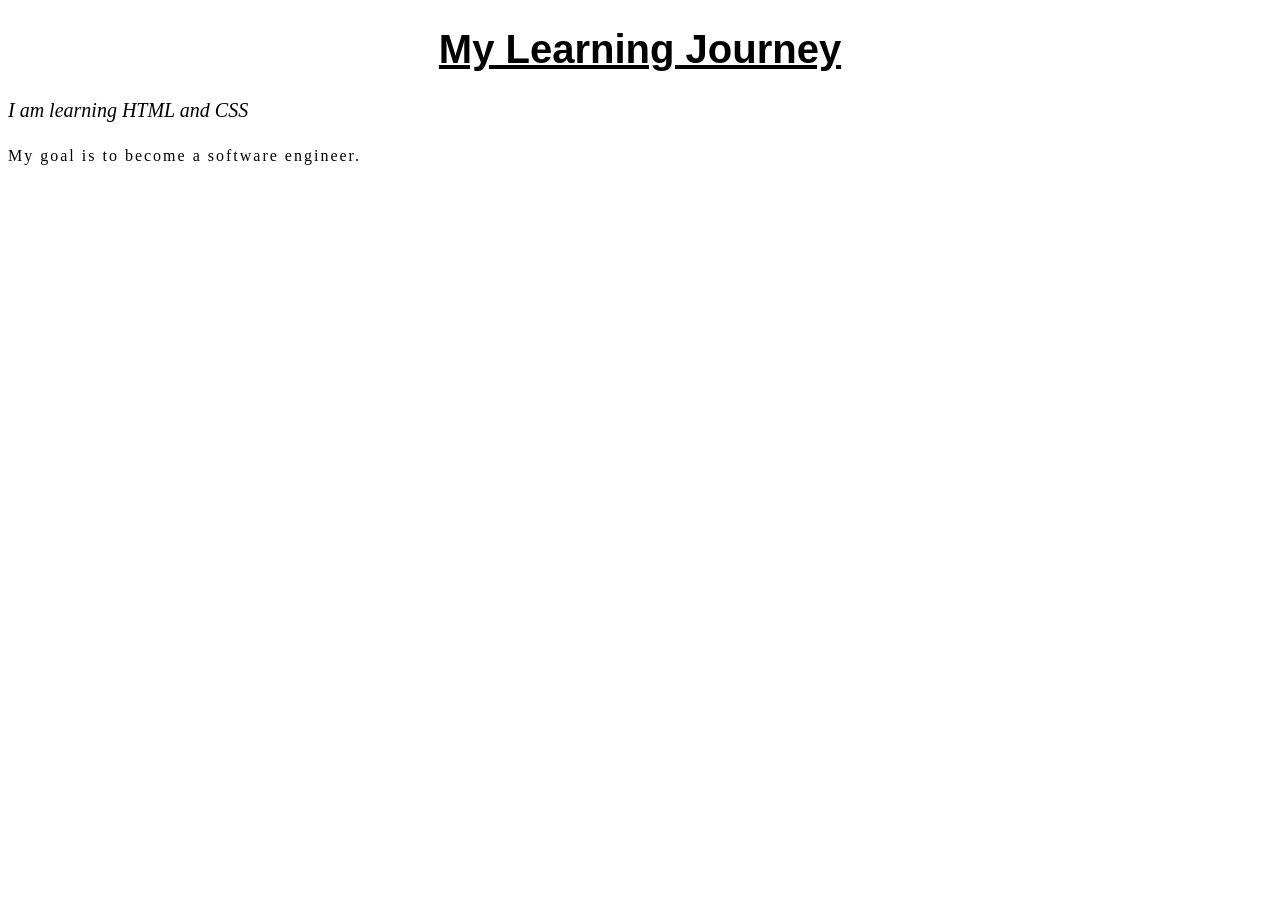
<file: HTML AND CSS/css learning/index.html>
<!DOCTYPE html>

<html>

    <head>
        <title>Welcome to My Website</title>
        <meta charset="UTF-8">
        <meta name="viewport" content="width=device-width, initial-scale=1.0">
        <link rel="stylesheet" href="style.css">
    </head>

    <body>
        <header>
            <h1>My Learning Journey</h1>
            <p class="intro">I am learning HTML and CSS</p>
            <p class="description">My goal is to become a software engineer.</p>
        </header>

    </body>
</html>
</file>
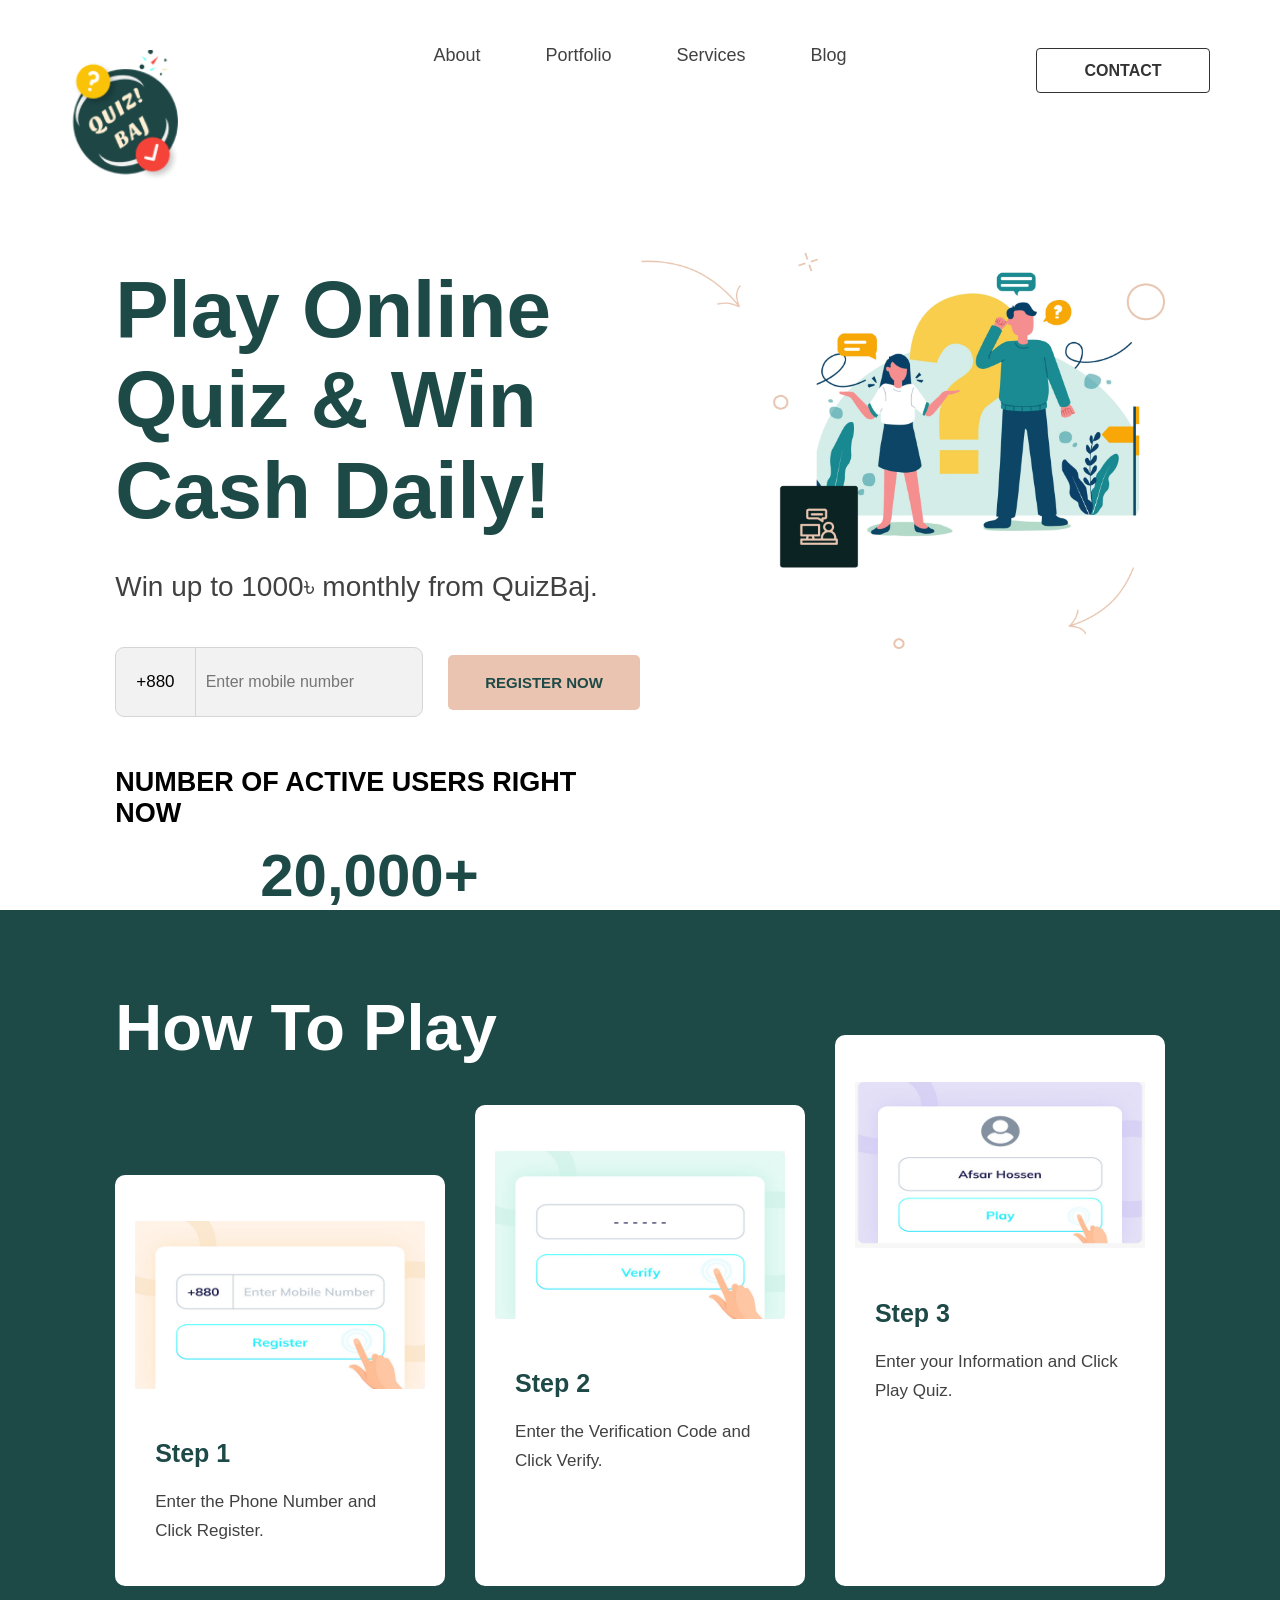
<file: HTML AND CSS/figma project/index.html>
<!DOCTYPE html>

<html lang="en">

    <head>
        <meta charset="UTF-8">
        <meta name="viewport" content="width=device-width, initial-scale=1.0">
        <title>QuizBaj</title>
        <link rel="stylesheet" href="style.css">
    </head>

    <body>
        <header>

            <div class="logo">
                <img src="logo.png" alt="QuizBaj Logo">
            </div>

            <nav>
                <a href="#about">About</a>
                <a href="#portfolio">Portfolio</a>
                <a href="#services">Services</a>
                <a href="#blog">Blog</a>
            </nav>

            <a href="#contact" class="contact-button">CONTACT</a>

        </header>

        <main>

            <section class="hero">

                <div class="hero-text">

                    <h1>
                        Play Online<br>
                        Quiz & Win<br>
                        Cash Daily!
                    </h1>

                    <p class="subtitle">
                        Win up to 1000৳ monthly from QuizBaj.
                    </p>

                    <form class="register-form">

                        <div class="phone-input">
                            <label for="phone">+880</label>
                        
                            <input
                                type="tel"
                                id="phone"
                                name="phone"
                                placeholder="Enter mobile number">
                        </div>

                        <button type="submit">REGISTER NOW</button>

                    </form>

                        <div class="users">
                            <p><b>NUMBER OF ACTIVE USERS RIGHT NOW</b></p>
                            <h2>20,000+</h2>
                        </div>
                </div>

                <div class="hero-image">
                    <img src="heroimage.png" alt="People playing an online quiz">
                </div>
            </section>

            <section class="steps">
                <div class="steps-text">
                    <h2>How To Play</h2>
                </div>

                <div class="steps-container">
                    <div class="step-card">

                <div class="step-image">
                    <img src="stepone.png" alt="Register">
                </div>

                <div class="card-line"></div>
                    <div class="step-content">
                        <h3>Step 1</h3>
                        <p>Enter the Phone Number and Click Register.</p>
                    </div>
                </div>

                <div class="step-card">
                    <div class="step-image">
                        <img src="steptwo.png" alt="Verify">
                    </div>

                    <div class="card-line"></div>
                        <div class="step-content">
                            <h3>Step 2</h3>
                            <p>Enter the Verification Code and Click Verify.</p>
                        </div>
                </div>

                <div class="step-card">
                    <div class="step-image">
                        <img src="stepthree.png" alt="Play">
                    </div>

                    <div class="card-line"></div>
                        <div class="step-content">
                            <h3>Step 3</h3>
                            <p>Enter your Information and Click Play Quiz.</p>
                        </div>
                    </div>
                </div>
            </section>
        </main>
    </body>
</html>
</file>
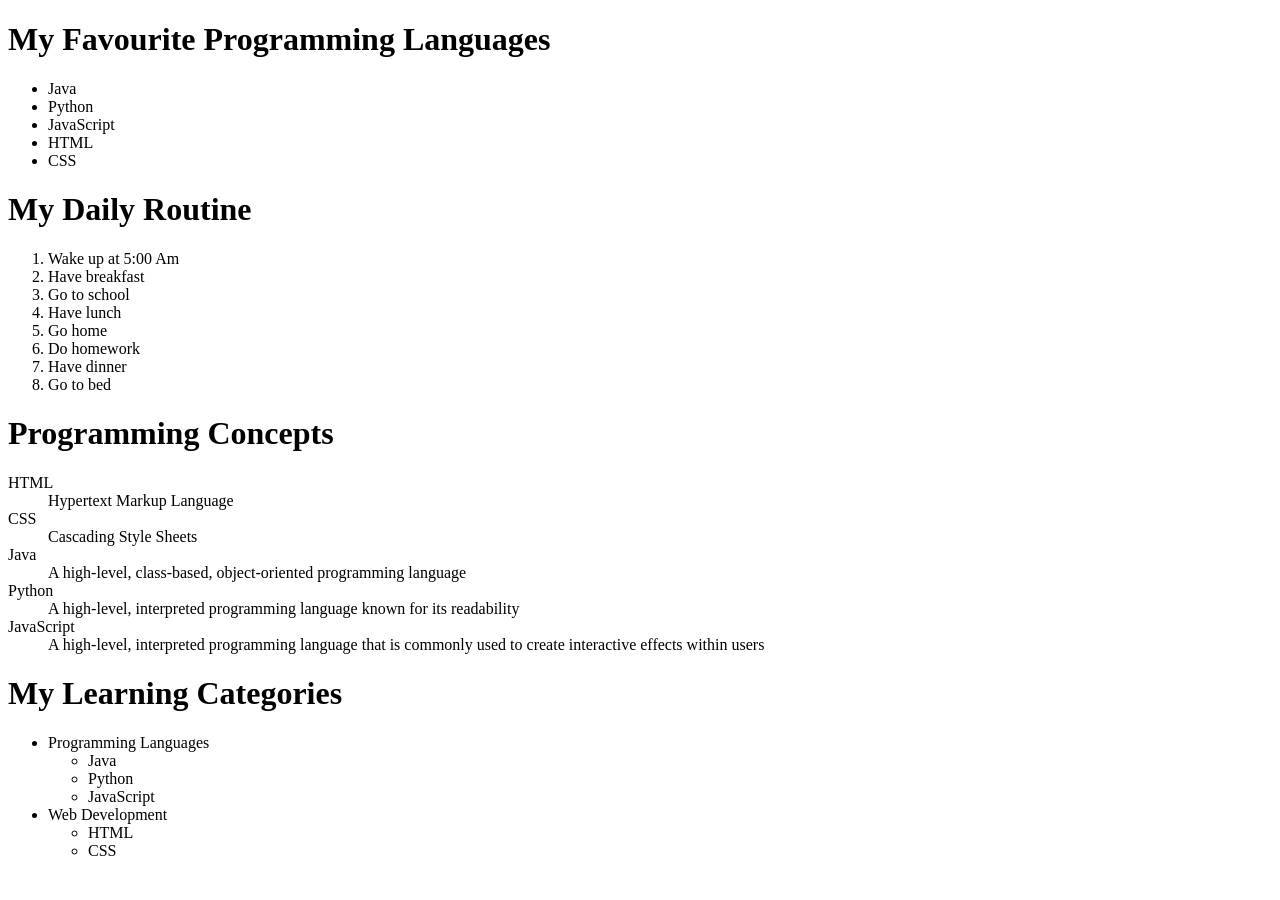
<file: HTML AND CSS/html-css-learning/index.html>
<!DOCTYPE html>

    <html>

        <head>
            <title>My Learning Journey</title>
            <meta charset="UTF-8">
            <meta name="viewport" content="width=device-width, initial-scale=1.0">
        </head>

        <body>

            <h1>My Favourite Programming Languages</h1>
                <ul>
                    <li>Java</li>
                    <li>Python</li>
                    <li>JavaScript</li>
                    <li>HTML</li>
                    <li>CSS</li>
                </ul>

            <h1>My Daily Routine</h1>
                <ol>
                    <li>Wake up at 5:00 Am</li>
                    <li>Have breakfast</li>
                    <li>Go to school</li>
                    <li>Have lunch</li>
                    <li>Go home</li>
                    <li>Do homework</li>
                    <li>Have dinner</li>
                    <li>Go to bed</li>
                </ol>

            <h1>Programming Concepts</h1>
                <dl>
                    <dt>HTML</dt>
                    <dd>Hypertext Markup Language</dd>

                    <dt>CSS</dt>
                    <dd>Cascading Style Sheets</dd> 

                    <dt>Java</dt>
                    <dd>A high-level, class-based, object-oriented programming language</dd>

                    <dt>Python</dt>
                    <dd>A high-level, interpreted programming language known for its readability</dd>

                    <dt>JavaScript</dt>
                    <dd>A high-level, interpreted programming language that is commonly used to create interactive effects within users</dd>
                </dl>

            <h1>My Learning Categories </h1>
                <ul>
                    <li>Programming Languages
                        <ul>
                            <li>Java</li>
                            <li>Python</li>
                            <li>JavaScript</li>
                        </ul>
                    </li>

                    <li>Web Development
                        <ul>
                            <li>HTML</li>
                            <li>CSS</li>
                        </ul>
                    </li>
                </ul>

        </body>

    </html>
</file>
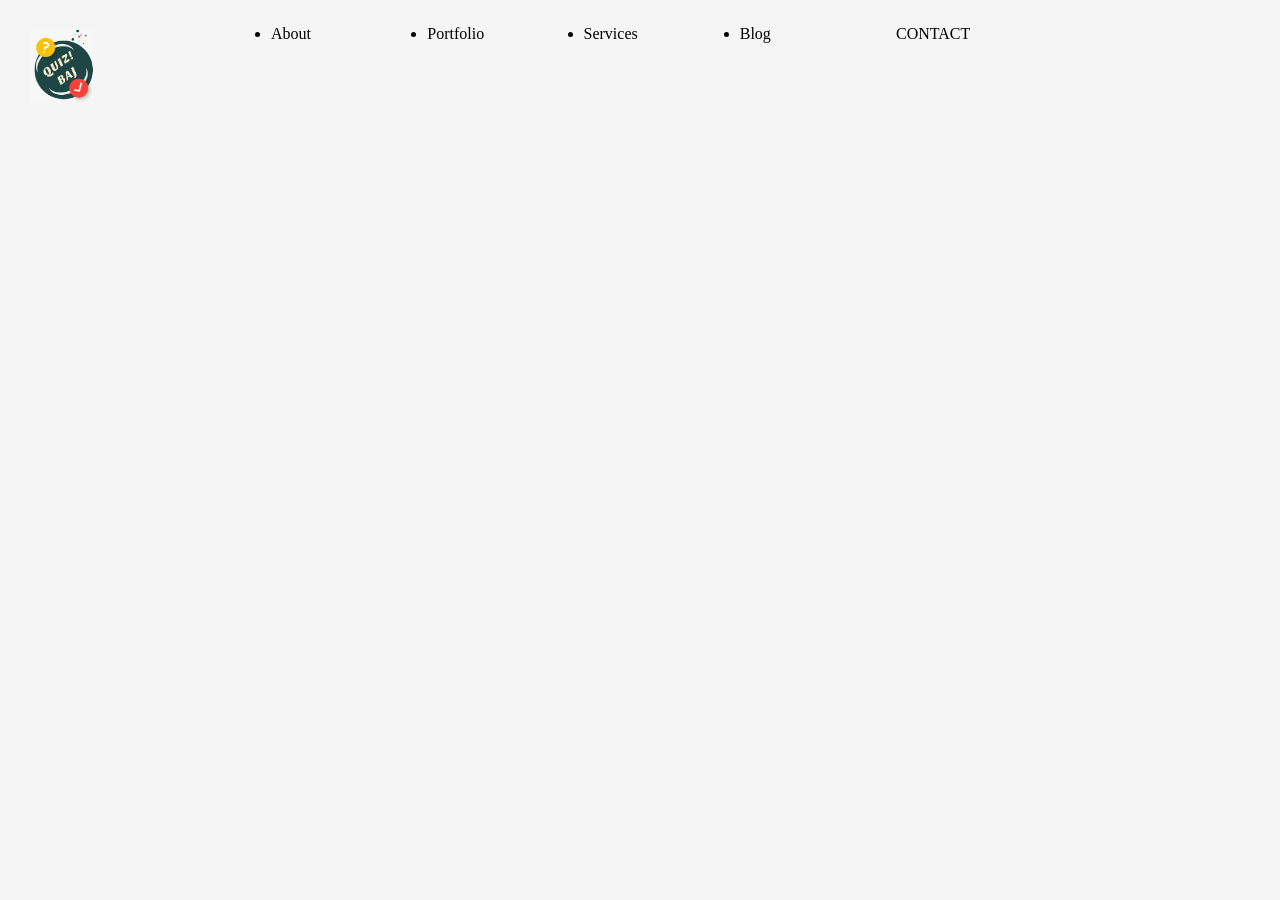
<file: HTML AND CSS/quiz landing page project/index.html>
<!DOCTYPE html>

<html lang="en">

    <head>  
        <meta charset="UTF-8">
        <meta name="viewport" content="width=device-width, initial-scale=1.0">
        <title>Quiz Landing Page</title>
        <link rel="stylesheet" href="style.css">
    </head>

    <body> 
        <div class="navbar"> 
            <div class="navbar_content"> 
                
                <ul class="nav_links">
                    <li>About</li>
                    <li>Portfolio</li>
                    <li>Services</li>
                    <li>Blog</li>
                </ul>

                <a class="anchor-btn">CONTACT</a>

            </div>

            <a href="index.html" class="logo">
                    <img src="image/myphoto.jpeg" alt="Quiz Baj Logo" >
            </a>
        
        </div>
    </body>
</html>
</file>
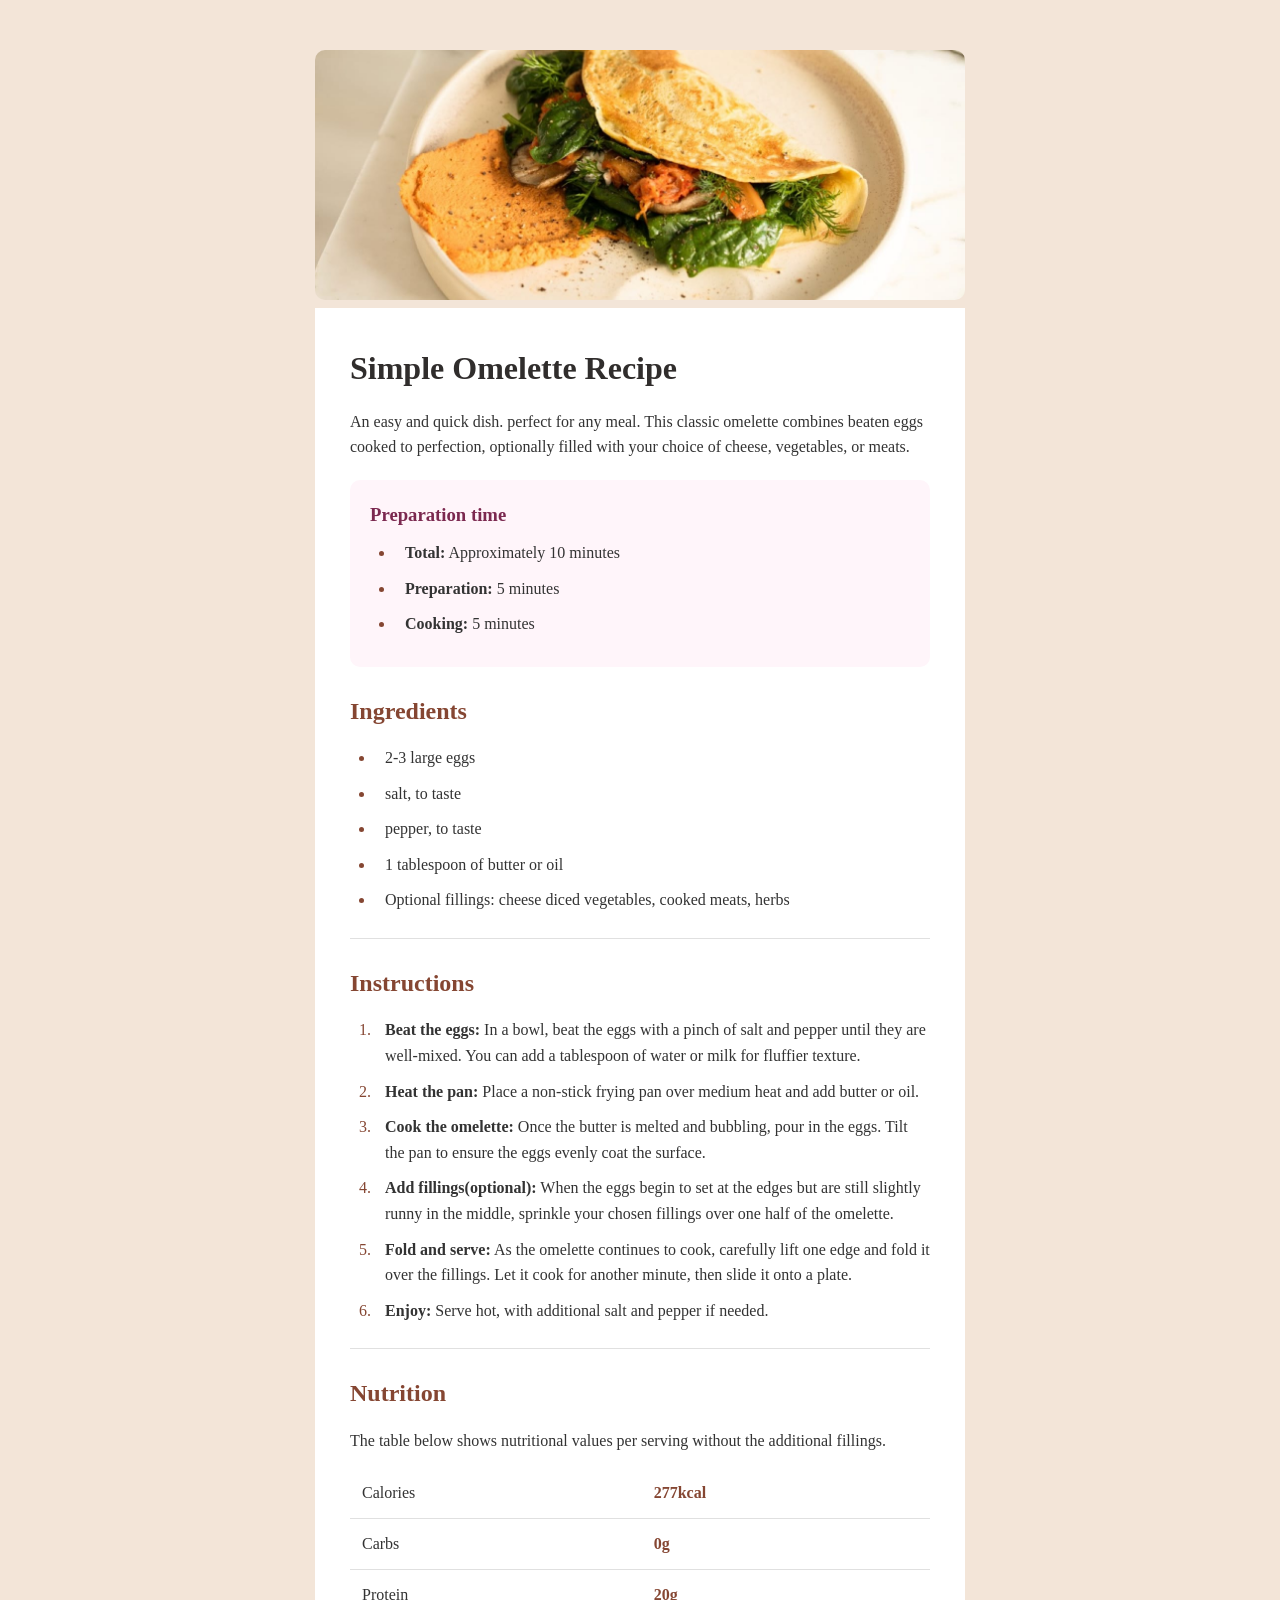
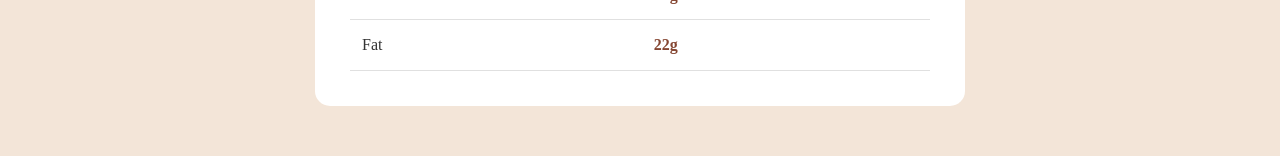
<file: HTML AND CSS/recipe-page-main/index.html>
<!DOCTYPE html>

<html lang="en">

    <head>  
        <meta charset="UTF-8">
        <meta name="viewport" content="width=device-width, initial-scale=1.0">
        <title>Recipe Landing page</title>
        <link rel="stylesheet" href="style.css">
    </head>

    <body>
        <header>
            <div class="image">
                <img src="image-omelette.jpeg" alt="Recipe picture">
            </div>
        </header>

        <section>
            <h1>Simple Omelette Recipe</h1>
            <p>
                An easy and quick dish. perfect for any meal. This classic omelette combines beaten eggs 
                cooked to perfection, optionally filled with your choice of cheese, vegetables, or meats.
            </p>
            <div class="preparation">
                <h3>
                    Preparation time
                </h3>
                    <ul>
                        <li><b>Total:</b> Approximately 10 minutes</li>
                        <li><b>Preparation:</b> 5 minutes</li>
                        <li><b>Cooking:</b> 5 minutes</li>
                    </ul>
            </div>

            <div class="things-needed">
                <h2>
                    Ingredients
                </h2>
                    <ul>
                        <li>2-3 large eggs</li>
                        <li>salt, to taste</li>
                        <li>pepper, to taste</li>
                        <li>1 tablespoon of butter or oil</li>
                        <li>Optional fillings: cheese diced vegetables, cooked meats, herbs</li>
                    </ul>
            </div>

            <hr>

            <div class="rules">
                <h2>
                    Instructions
                </h2>
                    <ol>
                        <li><b>Beat the eggs:</b> In a bowl, beat the eggs with a pinch of salt and pepper until they are well-mixed. You can add a tablespoon of water or milk for fluffier texture.</li>
                        <li><b>Heat the pan:</b> Place a non-stick frying pan over medium heat and add butter or oil.</li>
                        <li><b>Cook the omelette:</b> Once the butter is melted and bubbling, pour in the eggs. Tilt the pan to ensure the eggs evenly coat the surface.</li>
                        <li><b>Add fillings(optional):</b> When the eggs begin to set at the edges but are still slightly runny in the middle, sprinkle your chosen fillings over one half of the omelette.</li>
                        <li><b>Fold and serve:</b> As the omelette continues to cook, carefully lift one edge and fold it over the fillings. Let it cook for another minute, then slide it onto a plate.</li>
                        <li><b>Enjoy:</b> Serve hot, with additional salt and pepper if needed.</li>
                    </ol>
            </div>

            <hr>

            <div class="values">
                <h2>
                    Nutrition
                </h2>
                <p>The table below shows nutritional values per serving without the additional fillings.</p>
                <table>
                    <tr>
                        <td>Calories</td>
                        <td>277kcal</td>
                    </tr>

                    <tr>
                        <td>Carbs</td>
                        <td>0g</td>
                    </tr>

                    <tr>
                        <td>Protein</td>
                        <td>20g</td>
                    </tr>

                    <tr>
                        <td>Fat</td>
                        <td>22g</td>
                    </tr>
                </table>
            </div>
        </section>
    </body>
</file>
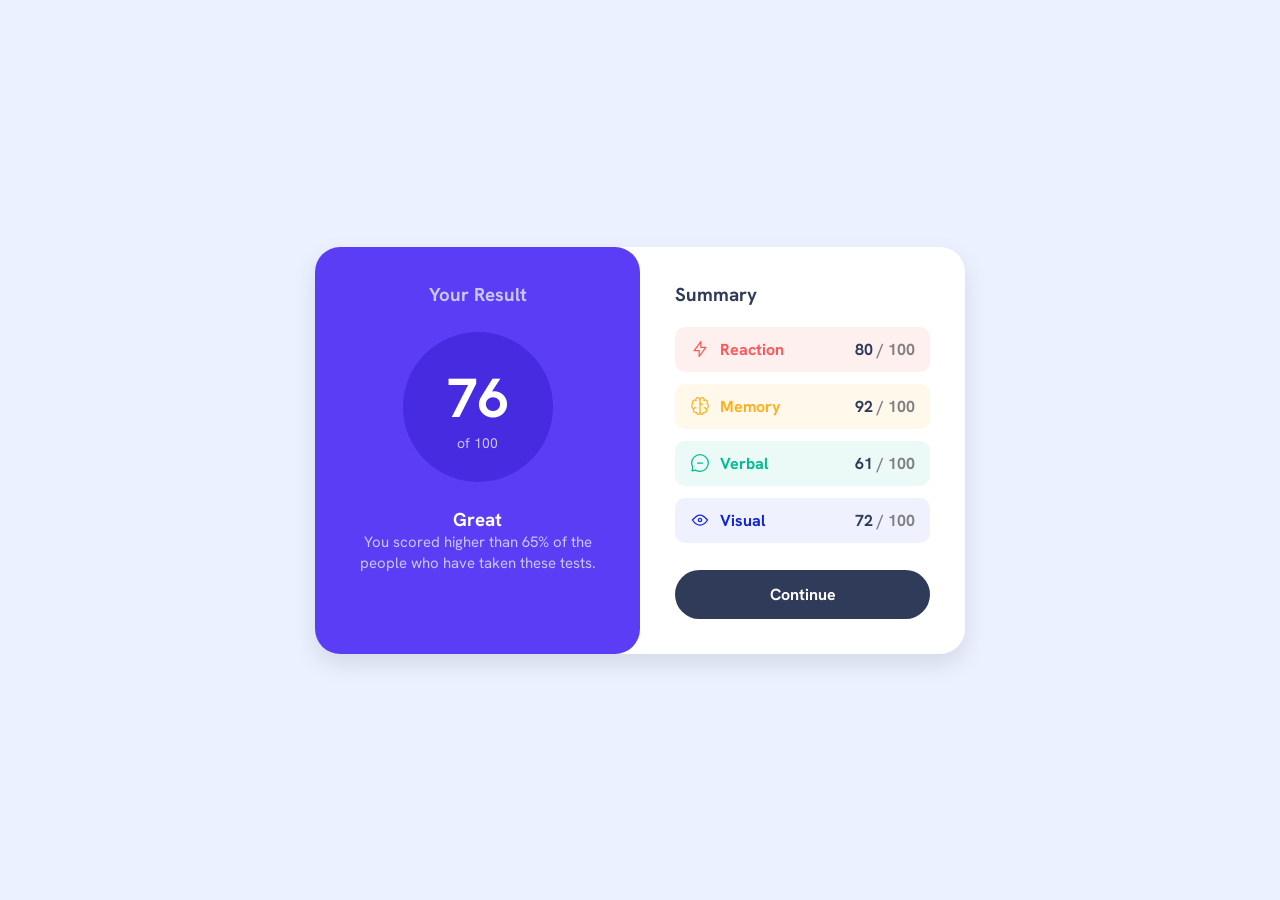
<file: HTML AND CSS/results-summary-component-main/index.html>
<!DOCTYPE html>

<html lang="en">

  <head>
    <meta charset="UTF-8">
    <meta name="viewport" content="width=device-width, initial-scale=1.0">
    <link rel="icon" type="image/png" sizes="32x32" href="./assets/images/favicon-32x32.png">
    <link rel="stylesheet" href="style.css">
    <title>Frontend Mentor | Results summary component</title>
  </head>

  <body>
    <main class="container">
      <section class="result-summary">
        <div class="result-header">
          <h3>Your Result</h3>
        </div>

        <div class="score-area">
          <h1>76</h1>
          <p>of 100</p>
        </div>

        <div class="comment">
          <h3>Great</h3>
          <p>You scored higher than 65% of the people who have taken these tests.</p>
        </div>
      </section>

      <section class="summary-section">
        <h3>Summary</h3>
        <div class="summary-table">
          <div class="summary-item reaction">
            <div class="category">
              <img class="icon" src="icon-reaction.svg" alt="Reaction icon">
              <span>Reaction</span>
            </div>
            <div class="score">
              <span>80</span> / 100
            </div>
          </div>
          
          <div class="summary-item memory">
            <div class="category">
              <img class="icon" src="icon-memory.svg" alt="Memory icon">
              <span>Memory</span>
            </div>
            <div class="score">
              <span>92</span> / 100
            </div>
          </div>

          <div class="summary-item verbal">
            <div class="category">
              <img class="icon" src="icon-verbal.svg" alt="Verbal icon">
              <span>Verbal</span>
            </div>
            <div class="score">
              <span>61</span> / 100
            </div>
          </div>

          <div class="summary-item visual">
            <div class="category">
              <img class="icon" src="icon-visual.svg" alt="Visual icon">
              <span>Visual</span>
            </div>
            <div class="score">
              <span>72</span> / 100
            </div>
          </div>
        </div>

        <button class="continue-button" type="button">Continue</button>
      </section>
    </main>
  </body>
</html>
</file>
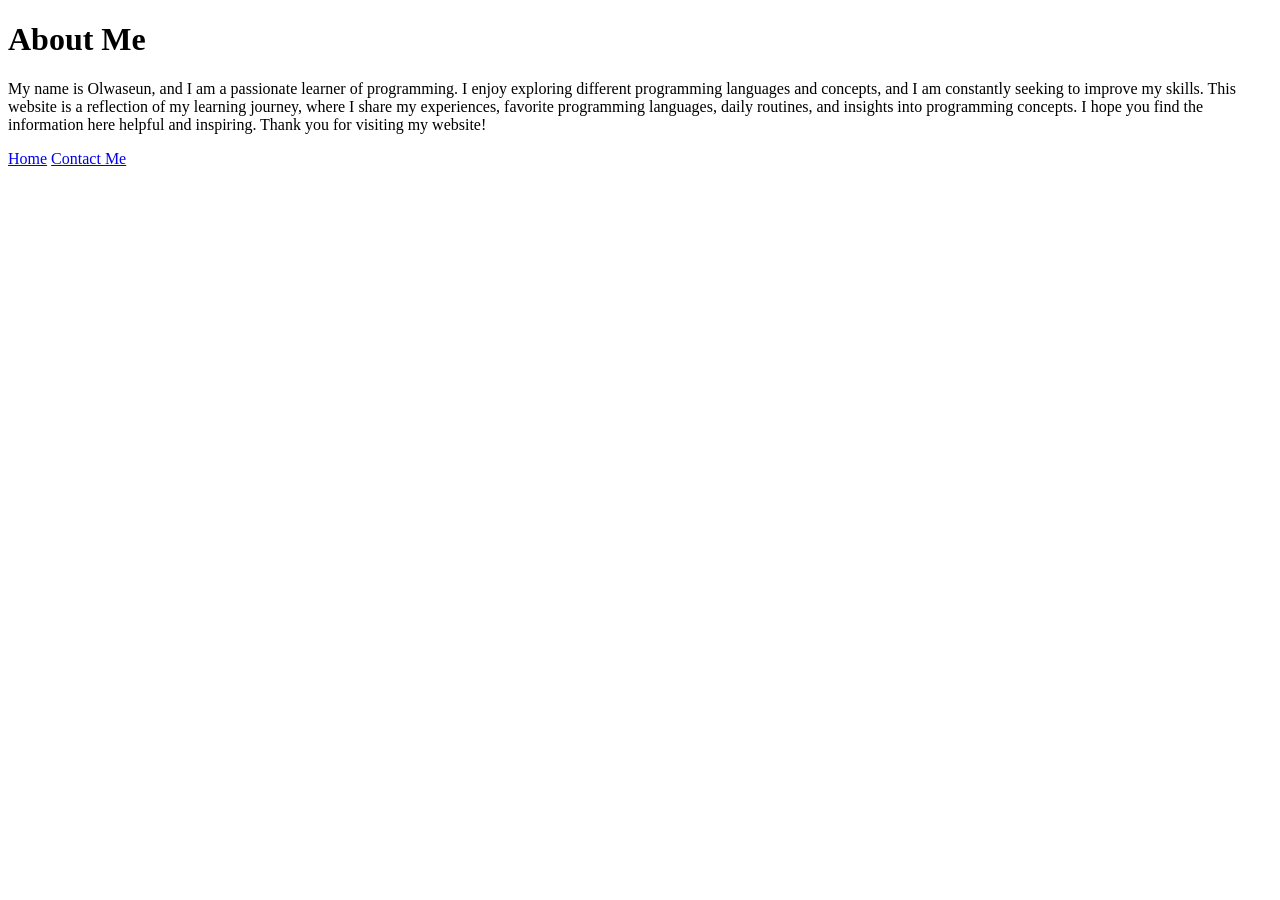
<file: HTML AND CSS/html-css-learning/My-first-website/about.html>
<!DOCTYPE html>

<html>
    <body>
        <h1>About Me</h1>
        <p>My name is Olwaseun, and I am a passionate learner of programming. I enjoy exploring different programming languages and concepts, and I am constantly seeking to improve my skills. This website is a reflection of my learning journey, where I share my experiences, favorite programming languages, daily routines, and insights into programming concepts. I hope you find the information here helpful and inspiring. Thank you for visiting my website!</p>

        <a href="index.html">Home</a>
        <a href="contact.html">Contact Me</a>
        
    </body>
</html>
</file>
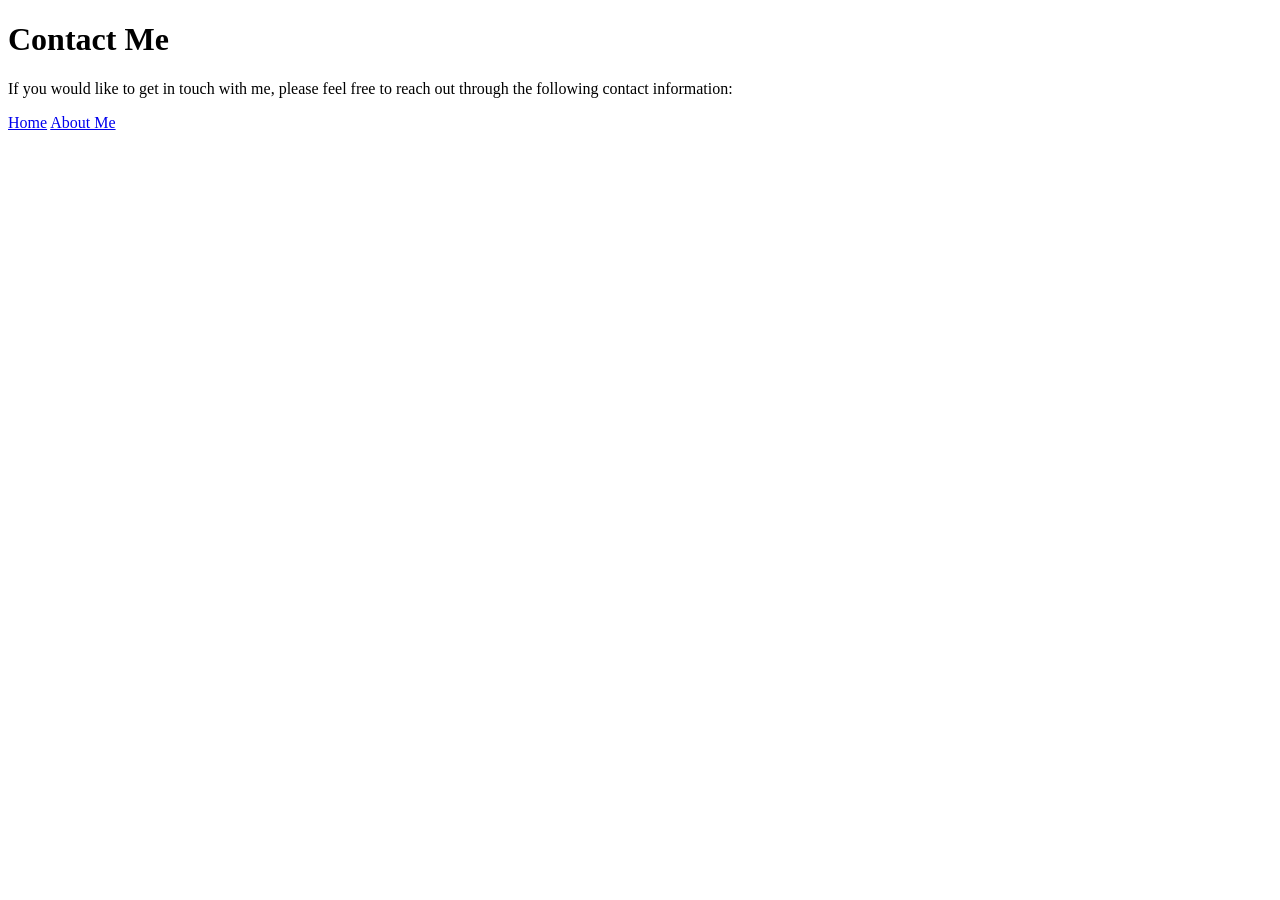
<file: HTML AND CSS/html-css-learning/My-first-website/contact.html>
<!DOCTYPE html>

<html>

    <body>

        <h1>Contact Me</h1>
        <p>If you would like to get in touch with me, please feel free to reach out through the following contact information:</p>

        <a href="index.html">Home</a>
        <a href="about.html">About Me</a>
        
    </body>
</html>
</file>
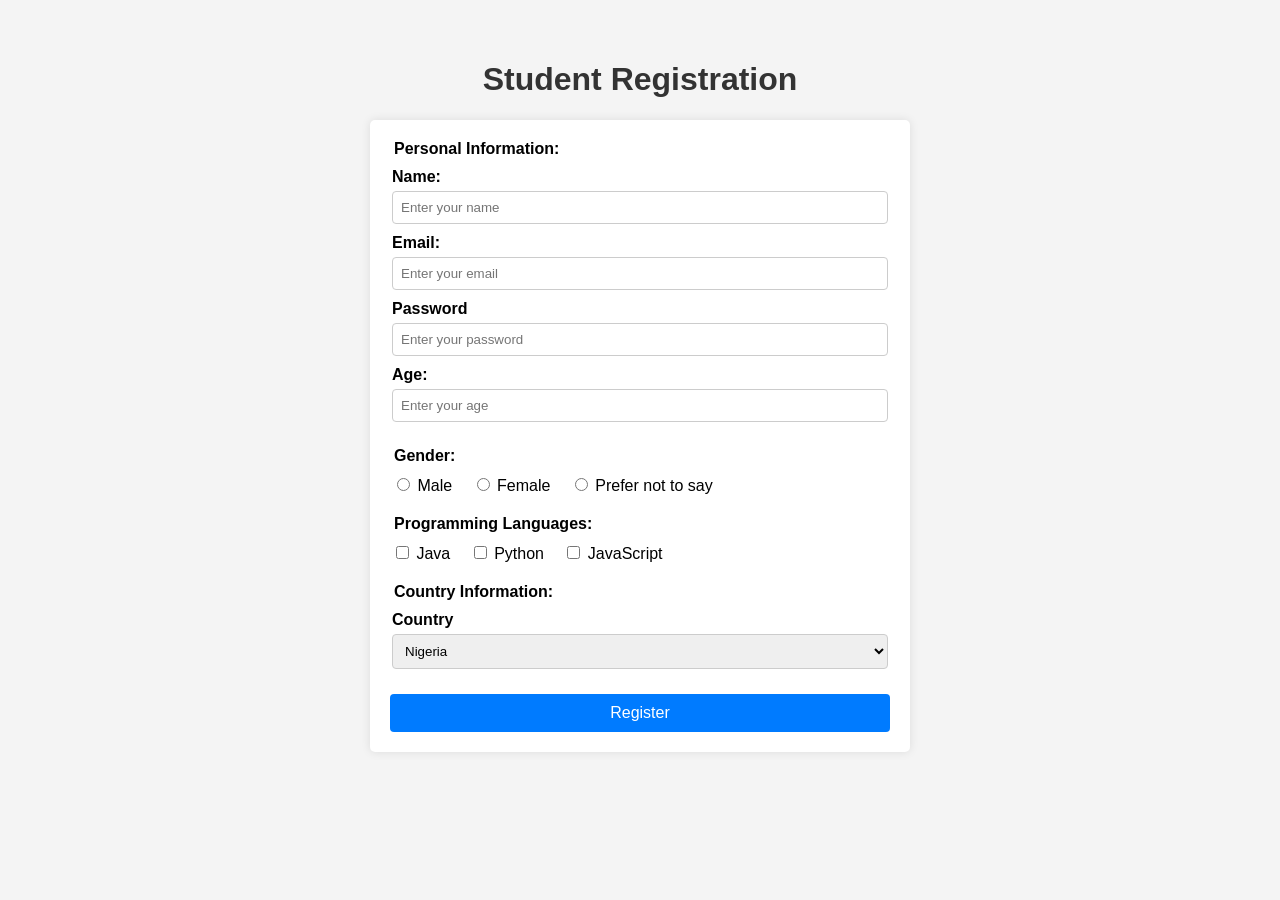
<file: HTML AND CSS/html-css-learning/My-first-website/reg.html>
<!DOCTYPE html>
<html lang="en">

    <head>
        <title>My Registration Page</title>
        <meta charset="UTF-8">
        <meta name="viewport" content="width=device-width, initial-scale=1.0">  
        <style>
            body {
                font-family: Arial, sans-serif;
                margin: 20px;
                padding: 20px;
                background-color: #f4f4f4;
            }

            h1 {
                color: #333;
            }

            form {
                background-color: #fff;
                padding: 20px;
                border-radius: 5px;
                box-shadow: 0 0 10px rgba(0, 0, 0, 0.1);
                max-width: 500px;
                margin: 0 auto;
            }

            fieldset {
                border: none;
                margin-bottom: 15px;
                padding: 0;
            }

            legend {
                font-weight: bold;
                margin-bottom: 10px;
            }

            label {
                display: block;
                margin-bottom: 5px;
            }

            /* Overrode display block for inline radio/checkbox layouts */
            .inline-label {
                display: inline-block;
                margin-right: 15px;
                font-weight: normal;
                cursor: pointer;
            }

            input[type="text"],
            input[type="email"],
            input[type="password"],
            input[type="number"],
            select {
                width: 100%;
                padding: 8px;
                margin-bottom: 10px;
                border: 1px solid #ccc;
                border-radius: 4px;
                box-sizing: border-box;
            }

            input[type="submit"] {
                background-color: #007BFF;
                color: white;
                padding: 10px 15px;
                border: none;
                border-radius: 4px;
                cursor: pointer;
                font-size: 16px;
                width: 100%;
            }

            input[type="submit"]:hover {
                background-color: #0056b3;
            }
        </style>
    </head>

    <body>
        <h1 style="text-align: center;">Student Registration</h1>
        
        <form action="#" method="POST">
            <fieldset>
                <legend><b>Personal Information:</b></legend>

                <label for="studentName"><b>Name:</b></label>
                <input 
                    type="text" 
                    id="studentName" 
                    name="name"
                    placeholder="Enter your name" 
                    required
                >

                <label for="studentEmailAddress"><b>Email:</b></label>
                <input 
                    type="email" 
                    id="studentEmailAddress" 
                    name="email"
                    placeholder="Enter your email" 
                    required
                >
            
                <label for="studentPassword"><b>Password</b></label>
                <input 
                    type="password" 
                    id="studentPassword" 
                    name="password"
                    placeholder="Enter your password" 
                    required
                >

                <label for="studentAge"><b>Age:</b></label>
                <input 
                    type="number" 
                    id="studentAge" 
                    name="age"
                    placeholder="Enter your age" 
                    required
                >
            </fieldset>
            
            <fieldset>
                <legend><b>Gender:</b></legend>

                <label class="inline-label">
                    <input type="radio" id="male" name="gender" value="male"> Male
                </label>

                <label class="inline-label">
                    <input type="radio" id="female" name="gender" value="female"> Female
                </label>

                <label class="inline-label">
                    <input type="radio" id="preferNotToSay" name="gender" value="prefer not to say"> Prefer not to say
                </label>
            </fieldset>

            <fieldset>
                <legend><b>Programming Languages:</b></legend>

                <label class="inline-label">
                    <input type="checkbox" id="java" name="language[]" value="Java"> Java
                </label>

                <label class="inline-label">
                    <input type="checkbox" id="python" name="language[]" value="Python"> Python
                </label>

                <label class="inline-label">
                    <input type="checkbox" id="javascript" name="language[]" value="JavaScript"> JavaScript
                </label>
            </fieldset>

            <fieldset>
                <legend><b>Country Information:</b></legend>

                <label for="country"><b>Country</b></label>
                <select id="country" name="country">
                    <option value="nigeria">Nigeria</option>
                    <option value="ghana">Ghana</option>
                    <option value="south africa">South Africa</option>
                </select>
            </fieldset>

            <input type="submit" value="Register">
        </form>
    </body>
</html>
</file>
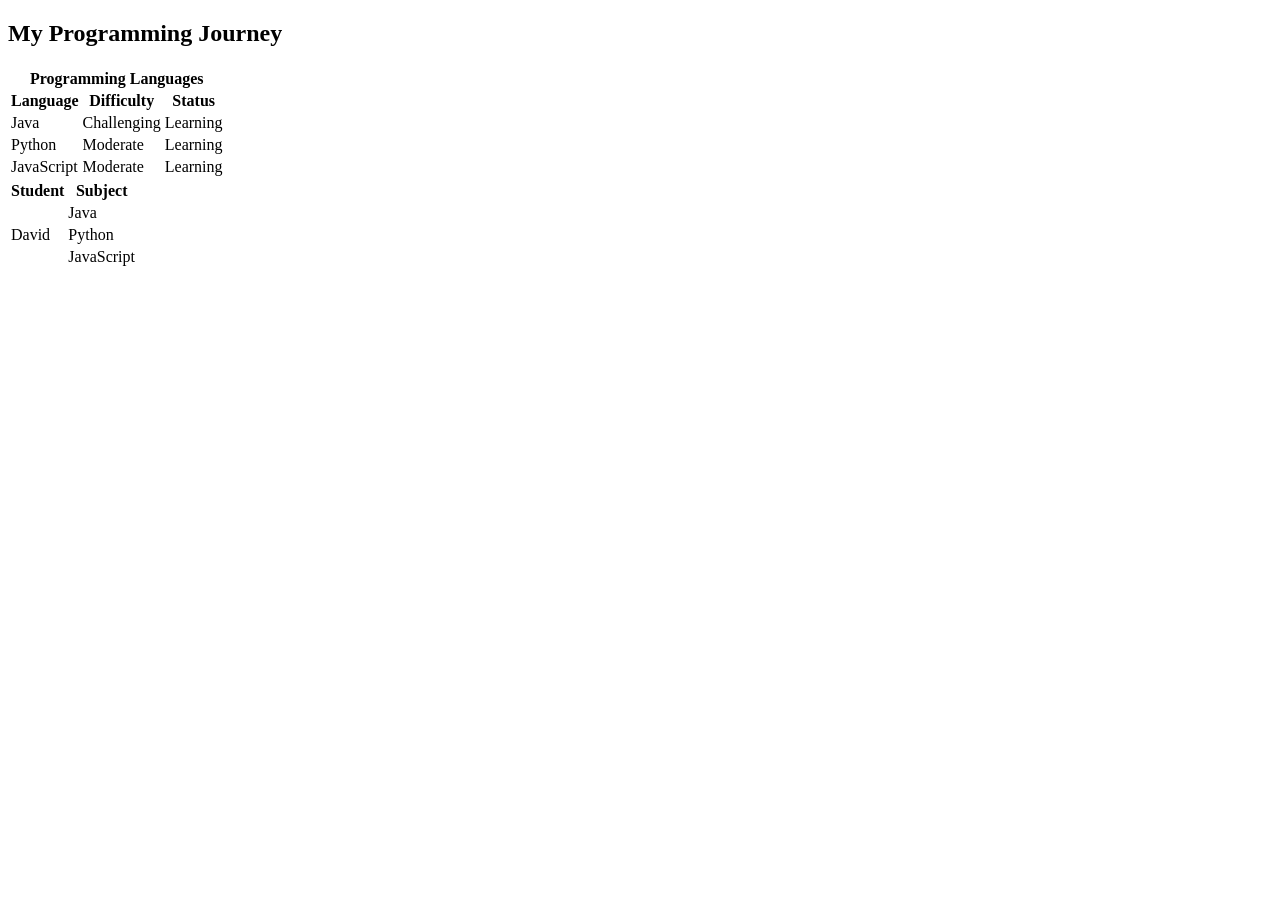
<file: HTML AND CSS/html-css-learning/My-first-website/table-practice.html>
<!DOCTYPE html>

<html>

    <head>
        <title>My Programming Journey </title>
        <meta charset="UTF-8">
        <meta name="viewport" content="width=device-width, initial-scale=1.0">
    </head>
<body>
    <h2>My Programming Journey</h2>
        <table>
            <thead>
                <tr>
                    <th colspan="3">Programming Languages</th>
                </tr>
                <tr>
                    <th>Language</th>
                    <th>Difficulty</th>
                    <th>Status</th>
                </tr>
            </thead>

            <tbody>
                <tr>
                    <td>Java</td>
                    <td>Challenging</td>
                    <td>Learning</td>
                </tr>

                <tr>
                    <td>Python</td>
                    <td>Moderate</td>
                    <td>Learning</td>
                </tr>

                <tr>
                    <td>JavaScript</td>
                    <td>Moderate</td>
                    <td>Learning</td>
                </tr>
            </tbody>
        </table>
        <table>

                <tr>
                    <th>Student</th>
                    <th>Subject</th>
                </tr>

                <tr>
                    <td rowspan="3">David</td>
                    <td>Java</td>
                </tr>

                <tr>
                    <td>Python</td>
                </tr>   

                <tr>
                    <td>JavaScript</td>
                </tr>
        </table>
</body>
</html>
</file>
<file: HTML AND CSS/css learning/style.css>
h1{
    font-family: Arial, sans-serif;
    font-size: 40px;
    font-weight: bold;
    text-align: center;
    text-decoration: underline;
}

.intro{
    font-style: italic;
    font-size: 20px;

}
.description{
    line-height: 1.8;
    letter-spacing: 2px;
}
</file>
<file: HTML AND CSS/figma project/style.css>
* {
    margin: 0;
    padding: 0;
    box-sizing: border-box;
}

body {
    background-color: white;
    font-family: Arial, sans-serif;
}

header {
    height: 180px;
    width: 100%;
    display: flex;
    align-items: center;
    justify-content: space-between;
    padding: 0 65px;
    position: relative;
}

.logo {
    width: 115px;
    height: 135px;
    position: absolute;
    top: 48px;
    left: 65px;
}

.logo img {
    width: 100%;
    height: 100%;
    object-fit: contain;
}

nav {
    display: flex;
    gap: 65px;
    position: absolute;
    left: 50%;
    top: 45px;
    transform: translateX(-50%);
}

nav a {
    text-decoration: none;
    color: #414141;
    font-size: 18px;
}

.contact-button {
    width: 174px;
    height: 45px;
    border: 1px solid #333333;
    border-radius: 4px;
    display: flex;
    align-items: center;
    justify-content: center;
    text-decoration: none;
    color: #333333;
    font-size: 16px;
    font-weight: bold;
    position: absolute;
    top: 48px;
    right: 70px;
}

.hero {
    width: 82%;
    margin: 85px auto 0;
    display: flex;
    justify-content: space-between;
    align-items: flex-start;
}

.hero-text {
    width: 50%;
}

h1 {
    color: #1d4947;
    font-size: 80px;
    font-weight: bold;
    line-height: 1.13;
    margin-bottom: 35px;
}

.subtitle {
    color: #414141;
    font-size: 28px;
    margin-bottom: 43px;
}

.register-form {
    display: flex;
    align-items: center;
    gap: 25px;
}

.phone-input {
    width: 308px;
    height: 70px;
    display: flex;
    align-items: center;
    background-color: #f2f2f2;
    border: 1px solid #d5d5d5;
    border-radius: 9px;
    overflow: hidden;
}

.phone-input label {
    width: 80px;
    height: 100%;
    display: flex;
    align-items: center;
    justify-content: center;
    border-right: 1px solid #d5d5d5;
    font-size: 17px;
}

.phone-input input {
    width: 228px;
    height: 100%;
    padding: 10px;
    border: none;
    outline: none;
    background-color: transparent;
    font-size: 16px;
}

.register-form button {
    width: 192px;
    height: 55px;
    border: none;
    border-radius: 5px;
    background-color: #eac4b1;
    color: #1d4947;
    font-size: 15px;
    font-weight: bold;
    cursor: pointer;
}

.users {
    margin-top: 50px;
}

.users p {
    color: black;
    font-size: 27px;
    margin-bottom: 12px;
}

.users h2 {
    color: #1d4947;
    font-size: 60px;
    margin-left: 145px;
}

.hero-image {
    width: 50%;
    height: 560px;
    margin-top: -100px;
    display: flex;
    align-items: center;
    justify-content: center;
}

.hero-image img {
    width: 100%;
    height: 100%;
    object-fit: contain;
}

@media screen and (max-width: 1100px) {

    .hero {
        width: 90%;
    }

    h1 {
        font-size: 55px;
    }

    .subtitle {
        font-size: 20px;
    }

    nav {
        gap: 25px;
    }

    .hero-image {
        margin-top: 0;
    }

}

@media screen and (max-width: 650px) {

    header {
        height: 110px;
        padding: 15px;
    }

    .logo {
        width: 65px;
        height: 75px;
        top: 15px;
        left: 15px;
    }

    nav {
        gap: 12px;
        left: auto;
        right: 15px;
        top: 45px;
        transform: none;
    }

    nav a {
        font-size: 11px;
    }

    .contact-button {
    width: 174px;
    height: 45px;
    border: 1px solid #333333;
    border-radius: 4px;
    display: flex;
    align-items: center;
    justify-content: center;
    text-decoration: none;
    color: #333333;
    font-size: 16px;
    font-weight: bold;
    position: absolute;
    top: 45px;
    right: 70px;
}

    .hero {
        width: 90%;
        margin-top: 35px;
        display: flex;
        flex-direction: column;
    }

    .hero-text {
        width: 100%;
    }

    h1 {
        font-size: 43px;
    }

    .subtitle {
        font-size: 17px;
    }

    .register-form {
        gap: 10px;
    }

    .phone-input {
        width: 60%;
        height: 55px;
    }

    .phone-input label {
        width: 65px;
        font-size: 14px;
    }

    .phone-input input {
        width: 100%;
    }

    .register-form button {
        width: 40%;
        height: 48px;
        font-size: 10px;
    }

    .users p {
        font-size: 14px;
    }

    .users h2 {
        font-size: 42px;
        margin-left: 70px;
    }

    .hero-image {
        width: 100%;
        height: auto;
        margin-top: 30px;
    }

    .hero-image img {
        width: 100%;
        height: auto;
    }
}

.steps {
    background-color: #1d4947;
    padding: 80px 9%;
    min-height: 700px;
}

.steps h2 {
    color: white;
    font-size: 65px;
    margin-bottom: 40px;
}

.steps-container {
    display: flex;
    justify-content: space-between;
    gap: 30px;
}

.step-card {
    background-color: white;
    width: 33.3%;
    padding: 20px;
    border-radius: 10px;
}

.step-card img {
    width: 100%;
    height: 220px;
    object-fit: contain;
}

.step-card hr {
    margin: 25px 15px;
    border: 1px solid #eeeeee;
}

.step-card h3 {
    color: #1d4947;
    font-size: 25px;
    margin: 20px;
}

.step-card p {
    color: #414141;
    font-size: 17px;
    line-height: 1.7;
    margin: 20px;
}

.step-card:nth-child(1) {
    margin-top: 70px;
}

.step-card:nth-child(3) {
    margin-top: -70px;
}

@media screen and (max-width: 700px) {

    .steps-container {
        flex-direction: column;
    }

    .step-card {
        width: 100%;
        margin-top: 0;
    }

    .step-card:nth-child(1),
    .step-card:nth-child(3) {
        margin-top: 0;
    }

    .steps h2 {
        font-size: 40px;
    }
}

.steps {
    background-color: #1d4947;
    padding: 80px 9%;
    min-height: 700px;
}

.steps h2 {
    color: white;
    font-size: 65px;
    margin-bottom: 40px;
}

.steps-container {
    display: flex;
    justify-content: space-between;
    gap: 30px;
}

.step-card {
    background-color: white;
    width: 33.3%;
    padding: 20px;
    border-radius: 10px;
}

.step-card img {
    width: 100%;
    height: 220px;
    object-fit: contain;
}

.step-card hr {
    margin: 25px 15px;
    border: 1px solid #eeeeee;
}

.step-card h3 {
    color: #1d4947;
    font-size: 25px;
    margin: 20px;
}

.step-card p {
    color: #414141;
    font-size: 17px;
    line-height: 1.7;
    margin: 20px;
}

.step-card:nth-child(1) {
    margin-top: 70px;
}

.step-card:nth-child(3) {
    margin-top: -70px;
}

@media screen and (max-width: 700px) {

    .steps-container {
        flex-direction: column;
    }

    .step-card {
        width: 100%;
        margin-top: 0;
    }

    .step-card:nth-child(1),
    .step-card:nth-child(3) {
        margin-top: 0;
    }

    .steps h2 {
        font-size: 40px;
    }

}
</file>
<file: HTML AND CSS/quiz landing page project/style.css>
*{
    padding: 0;
    margin: 0;
    box-sizing: border-box;
    width: 100%;
    background-color: whitesmoke;
}
.navbar{
    margin: 10px;
    display: flex;
    width: 100%;
    flex-direction: column;
}
.navbar_content{
    margin-top: 10px;
    padding: 15px;
    top: 0%;
    left: 20%;
    width: 100%;
    position: absolute;
    align-items: center;
    display: flex;
    
}
.navbar img{
    width: 5%;
    margin: 20px;

}
.nav_links{
   display: flex;
   left: 50;
}
</file>
<file: HTML AND CSS/recipe-page-main/style.css>
* {
    margin: 0;
    padding: 0;
    box-sizing: border-box;
}

body {
    background-color: #f3e5d8;
    font-family: Young sherif;
    color: #333;
    line-height: 1.6;
    font-weight: 400px;
}

header {
    width: 650px;
    margin: 50px auto 0;
}

.image img {
    width: 100%;
    height: 250px;
    object-fit: cover;
    border-radius: 10px;
}

section {
    background-color: white;
    width: 650px;
    margin: 0 auto 50px;
    padding: 35px;
    border-radius: 0 0 15px 15px;
}

h1 {
    font-family: outfit;
    font-size: 32px;
    margin-bottom: 15px;
    color: #302d2c;
    font-weight: 700px;
}

p {
    font-size: 16px;
    margin-bottom: 20px;
}

.preparation {
    background-color: #fff5fa;
    padding: 20px;
    border-radius: 10px;
    margin-bottom: 25px;
}

.preparation h3 {
    color: #7b284f;
    margin-bottom: 10px;
}

h2 {
    font-family: outfit;
    color: #854632;
    margin-bottom: 15px;
}

ul, ol {
    padding-left: 25px;
}

li {
    padding-left: 10px;
    margin-bottom: 10px;
}

li::marker {
    color: #854632;
}

hr {
    border: none;
    border-top: 1px solid #e0e0e0;
    margin: 25px 0;
}

.values p {
    margin-bottom: 15px;
}

table {
    width: 100%;
    border-collapse: collapse;
}

td {
    padding: 12px;
    border-bottom: 1px solid #e0e0e0;
}

td:last-child {
    color: #854632;
    font-weight: bold;
}
</file>
<file: HTML AND CSS/results-summary-component-main/style.css>
@import url('https://fonts.googleapis.com/css2?family=Hanken+Grotesk:ital,wght@0,100..900;1,100..900&family=Outfit:wght@100..900&family=Young+Serif&display=swap');

* {
  margin: 0;
  padding: 0;
  box-sizing: border-box;
  font-family: 'Hanken Grotesk', sans-serif;
}


body {
  background-color: #ebf1ff;
  display: flex;
  justify-content: center;
  align-items: center;
  min-height: 100vh;
}

.container {
  display: flex;
  background-color: white;
  border-radius: 25px;
  max-width: 650px;
  width: 90%;
  box-shadow: 0 10px 25px rgba(0, 0, 0, 0.1);
}

.result-summary {
  background-color: #5b3df5;
  color: white;
  padding: 35px;
  border-radius: 25px;
  text-align: center;
  width: 50%;
}

.result-header h3 {
  color: #c8c7ff;
  margin-bottom: 25px;
}

.score-area {
  background-color: #462be0;
  width: 150px;
  height: 150px;
  border-radius: 50%;
  margin: 0 auto 25px auto;
  display: flex;
  flex-direction: column;
  justify-content: center;
}

.score-area h1 {
  font-size: 55px;
}

.score-area p {
  color: #c8c7ff;
  font-size: 14px;
}

.comment h2 {
  margin-bottom: 10px;
}

.comment p {
  color: #c8c7ff;
  font-size: 15px;
  line-height: 1.4;
}

.summary-section {
  padding: 35px;
  width: 50%;
}

.summary-section h3 {
  color: #303b5a;
  margin-bottom: 20px;
}

.summary-item {
  display: flex;
  justify-content: space-between;
  align-items: center;
  padding: 12px 15px;
  border-radius: 10px;
  margin-bottom: 12px;
  font-weight: bold;
}

.category {
  display: flex;
  align-items: center;
  gap: 10px;
}

.score {
  color: gray;
}

.score span {
  color: #303b5a;
}

.reaction {
  background-color: #fff0f0;
  color: #ff5757;
}

.memory {
  background-color: #fff8eb;
  color: #ffb01f;
}

.verbal {
  background-color: #ebfaf6;
  color: #00bd91;
}

.visual {
  background-color: #eff1fe;
  color: #1125d4;
}

.continue-button {
  width: 100%;
  padding: 14px;
  margin-top: 15px;
  background-color: #303b5a;
  color: white;
  border: none;
  border-radius: 25px;
  font-size: 16px;
  font-weight: bold;
  cursor: pointer;
}

.continue-button:hover {
  background-color: #5b3df5;
}

@media (max-width: 600px) {
  .container {
    flex-direction: column;
  }

  .result-summary,
  .summary-section {
    width: 100%;
  }
}
</file>
